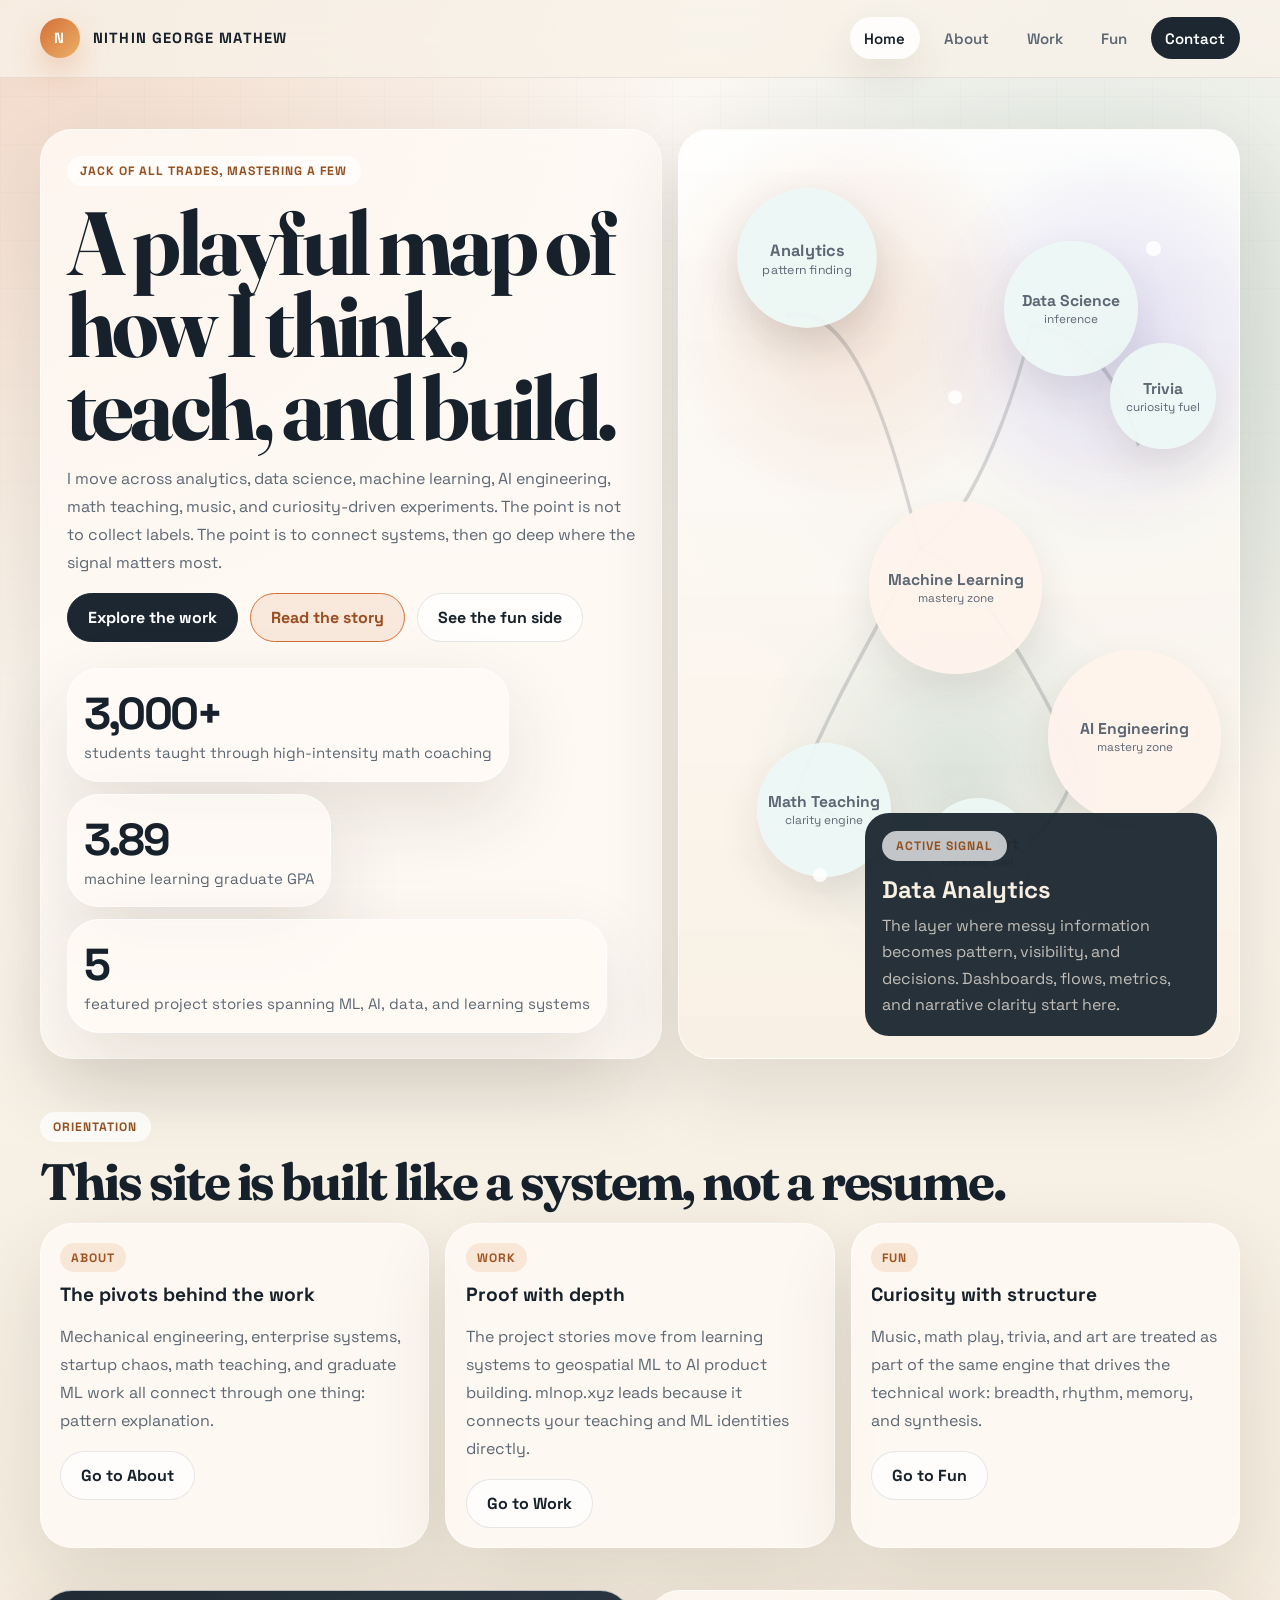
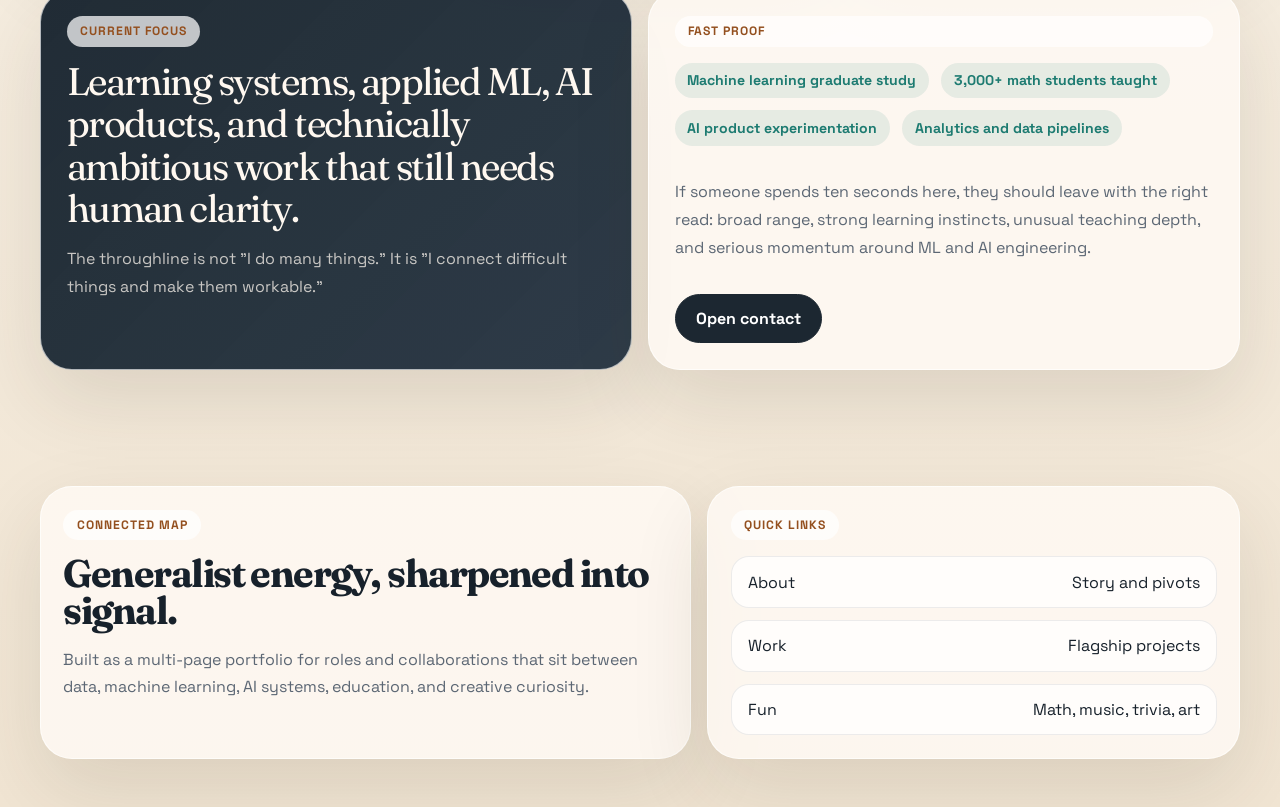
<file: index.html>
<!DOCTYPE html>
<html lang="en">
<head>
    <meta charset="UTF-8">
    <meta name="viewport" content="width=device-width, initial-scale=1.0">
    <title>Nithin George Mathew | Connected Map</title>
    <meta name="description" content="Interactive portfolio of Nithin George Mathew across machine learning, AI engineering, math teaching, analytics, music, trivia, and art.">
    <link rel="preconnect" href="https://fonts.googleapis.com">
    <link rel="preconnect" href="https://fonts.gstatic.com" crossorigin>
    <link href="https://fonts.googleapis.com/css2?family=Fraunces:opsz,wght@9..144,600;9..144,700&family=Space+Grotesk:wght@400;500;700&display=swap" rel="stylesheet">
    <link rel="stylesheet" href="styles.css">
</head>
<body data-page="home">
    <div data-site-header></div>
    <main class="site-main">
        <section class="page-hero">
            <div class="page-shell hero-grid">
                <article class="hero-copy reveal">
                    <span class="eyebrow">Jack of all trades, mastering a few</span>
                    <h1 class="hero-title">A playful map of how I think, teach, and build.</h1>
                    <p class="hero-lead">
                        I move across analytics, data science, machine learning, AI engineering, math teaching, music, and curiosity-driven experiments. The point is not to collect labels. The point is to connect systems, then go deep where the signal matters most.
                    </p>
                    <div class="hero-actions">
                        <a class="button button-primary" href="work.html">Explore the work</a>
                        <a class="button button-accent" href="about.html">Read the story</a>
                        <a class="button" href="fun.html">See the fun side</a>
                    </div>
                    <div class="stat-row three-grid">
                        <article class="metric-card">
                            <div class="metric-value">3,000+</div>
                            <div class="metric-label">students taught through high-intensity math coaching</div>
                        </article>
                        <article class="metric-card">
                            <div class="metric-value">3.89</div>
                            <div class="metric-label">machine learning graduate GPA</div>
                        </article>
                        <article class="metric-card">
                            <div class="metric-value">5</div>
                            <div class="metric-label">featured project stories spanning ML, AI, data, and learning systems</div>
                        </article>
                    </div>
                </article>

                <section class="map-stage reveal" aria-label="Connected map of skills and interests">
                    <div class="map-lines" aria-hidden="true">
                        <svg viewBox="0 0 100 100" preserveAspectRatio="none">
                            <path d="M19 20 C31 18, 38 33, 43 45" stroke="rgba(23,33,43,0.16)" stroke-width="0.55" fill="none"/>
                            <path d="M43 45 C51 43, 59 31, 63 21" stroke="rgba(23,33,43,0.16)" stroke-width="0.55" fill="none"/>
                            <path d="M43 45 C55 48, 65 61, 71 68" stroke="rgba(23,33,43,0.16)" stroke-width="0.55" fill="none"/>
                            <path d="M21 71 C28 61, 34 55, 43 45" stroke="rgba(23,33,43,0.16)" stroke-width="0.55" fill="none"/>
                            <path d="M21 71 C33 77, 45 78, 53 80" stroke="rgba(23,33,43,0.16)" stroke-width="0.55" fill="none"/>
                            <path d="M53 80 C62 78, 69 74, 71 68" stroke="rgba(23,33,43,0.16)" stroke-width="0.55" fill="none"/>
                            <path d="M63 21 C73 22, 79 27, 82 34" stroke="rgba(23,33,43,0.16)" stroke-width="0.55" fill="none"/>
                        </svg>
                    </div>
                    <button class="map-node map-node-1" type="button" data-size="md" data-tone="signal" data-map-node data-title="Data Analytics" data-copy="The layer where messy information becomes pattern, visibility, and decisions. Dashboards, flows, metrics, and narrative clarity start here.">
                        <span><strong>Analytics</strong><span>pattern finding</span></span>
                    </button>
                    <button class="map-node map-node-2" type="button" data-size="md" data-tone="signal" data-map-node data-title="Data Science" data-copy="The investigation zone: framing questions, exploring structure, testing assumptions, and turning evidence into models or explanations.">
                        <span><strong>Data Science</strong><span>inference</span></span>
                    </button>
                    <button class="map-node map-node-3" type="button" data-size="lg" data-tone="core" data-map-node data-title="Machine Learning" data-copy="One of the mastery zones. This is where theory, experimentation, and disciplined study come together for me most strongly.">
                        <span><strong>Machine Learning</strong><span>mastery zone</span></span>
                    </button>
                    <button class="map-node map-node-4" type="button" data-size="lg" data-tone="core" data-map-node data-title="AI Engineering" data-copy="The second mastery zone. Models matter, but orchestration, interfaces, and useful systems matter too. I care about shipping the full experience.">
                        <span><strong>AI Engineering</strong><span>mastery zone</span></span>
                    </button>
                    <button class="map-node map-node-5" type="button" data-size="md" data-tone="signal" data-map-node data-title="Math Teaching" data-copy="This is not side history. Teaching math to thousands of students shaped how I explain abstraction, design learning paths, and make hard ideas usable.">
                        <span><strong>Math Teaching</strong><span>clarity engine</span></span>
                    </button>
                    <button class="map-node map-node-6" type="button" data-size="sm" data-tone="signal" data-map-node data-title="Music + Art" data-copy="Music and creative interests sharpen rhythm, feel, timing, and visual intuition. They show up in how I pace and present technical ideas.">
                        <span><strong>Music / Art</strong><span>creative fuel</span></span>
                    </button>
                    <button class="map-node map-node-7" type="button" data-size="sm" data-tone="signal" data-map-node data-title="Trivia + Curiosity" data-copy="Trivia is broad recall with delight. It reflects the part of me that loves connections, hidden facts, and lateral jumps between domains.">
                        <span><strong>Trivia</strong><span>curiosity fuel</span></span>
                    </button>
                    <span class="orbit-dot orbit-1" aria-hidden="true"></span>
                    <span class="orbit-dot orbit-2" aria-hidden="true"></span>
                    <span class="orbit-dot orbit-3" aria-hidden="true"></span>
                    <div class="map-preview">
                        <span class="section-label">Active Signal</span>
                        <h2 style="margin:0.8rem 0 0;" data-map-title>Machine Learning</h2>
                        <p data-map-copy></p>
                    </div>
                </section>
            </div>
        </section>

        <section class="section">
            <div class="page-shell">
                <div class="section-head reveal">
                    <div>
                        <span class="section-label">Orientation</span>
                        <h2 class="section-title">This site is built like a system, not a resume.</h2>
                    </div>
                </div>
                <div class="three-grid">
                    <article class="signal-card reveal">
                        <span class="project-badge">About</span>
                        <h3>The pivots behind the work</h3>
                        <p class="card-copy">Mechanical engineering, enterprise systems, startup chaos, math teaching, and graduate ML work all connect through one thing: pattern explanation.</p>
                        <a class="button" href="about.html">Go to About</a>
                    </article>
                    <article class="signal-card reveal">
                        <span class="project-badge">Work</span>
                        <h3>Proof with depth</h3>
                        <p class="card-copy">The project stories move from learning systems to geospatial ML to AI product building. mlnop.xyz leads because it connects your teaching and ML identities directly.</p>
                        <a class="button" href="work.html">Go to Work</a>
                    </article>
                    <article class="signal-card reveal">
                        <span class="project-badge">Fun</span>
                        <h3>Curiosity with structure</h3>
                        <p class="card-copy">Music, math play, trivia, and art are treated as part of the same engine that drives the technical work: breadth, rhythm, memory, and synthesis.</p>
                        <a class="button" href="fun.html">Go to Fun</a>
                    </article>
                </div>
            </div>
        </section>

        <section class="section">
            <div class="page-shell split-grid">
                <article class="quote-band reveal">
                    <span class="section-label">Current Focus</span>
                    <p class="quote-line">Learning systems, applied ML, AI products, and technically ambitious work that still needs human clarity.</p>
                    <p class="supporting-copy">The throughline is not "I do many things." It is "I connect difficult things and make them workable."</p>
                </article>
                <article class="story-panel reveal">
                    <span class="section-label">Fast Proof</span>
                    <div class="chip-row">
                        <span class="chip">Machine learning graduate study</span>
                        <span class="chip">3,000+ math students taught</span>
                        <span class="chip">AI product experimentation</span>
                        <span class="chip">Analytics and data pipelines</span>
                    </div>
                    <p class="body-copy">If someone spends ten seconds here, they should leave with the right read: broad range, strong learning instincts, unusual teaching depth, and serious momentum around ML and AI engineering.</p>
                    <div class="button-row">
                        <button class="button button-primary" type="button" data-contact-open>Open contact</button>
                    </div>
                </article>
            </div>
        </section>
    </main>
    <div data-site-footer></div>
    <script src="site.js"></script>
</body>
</html>
</file>
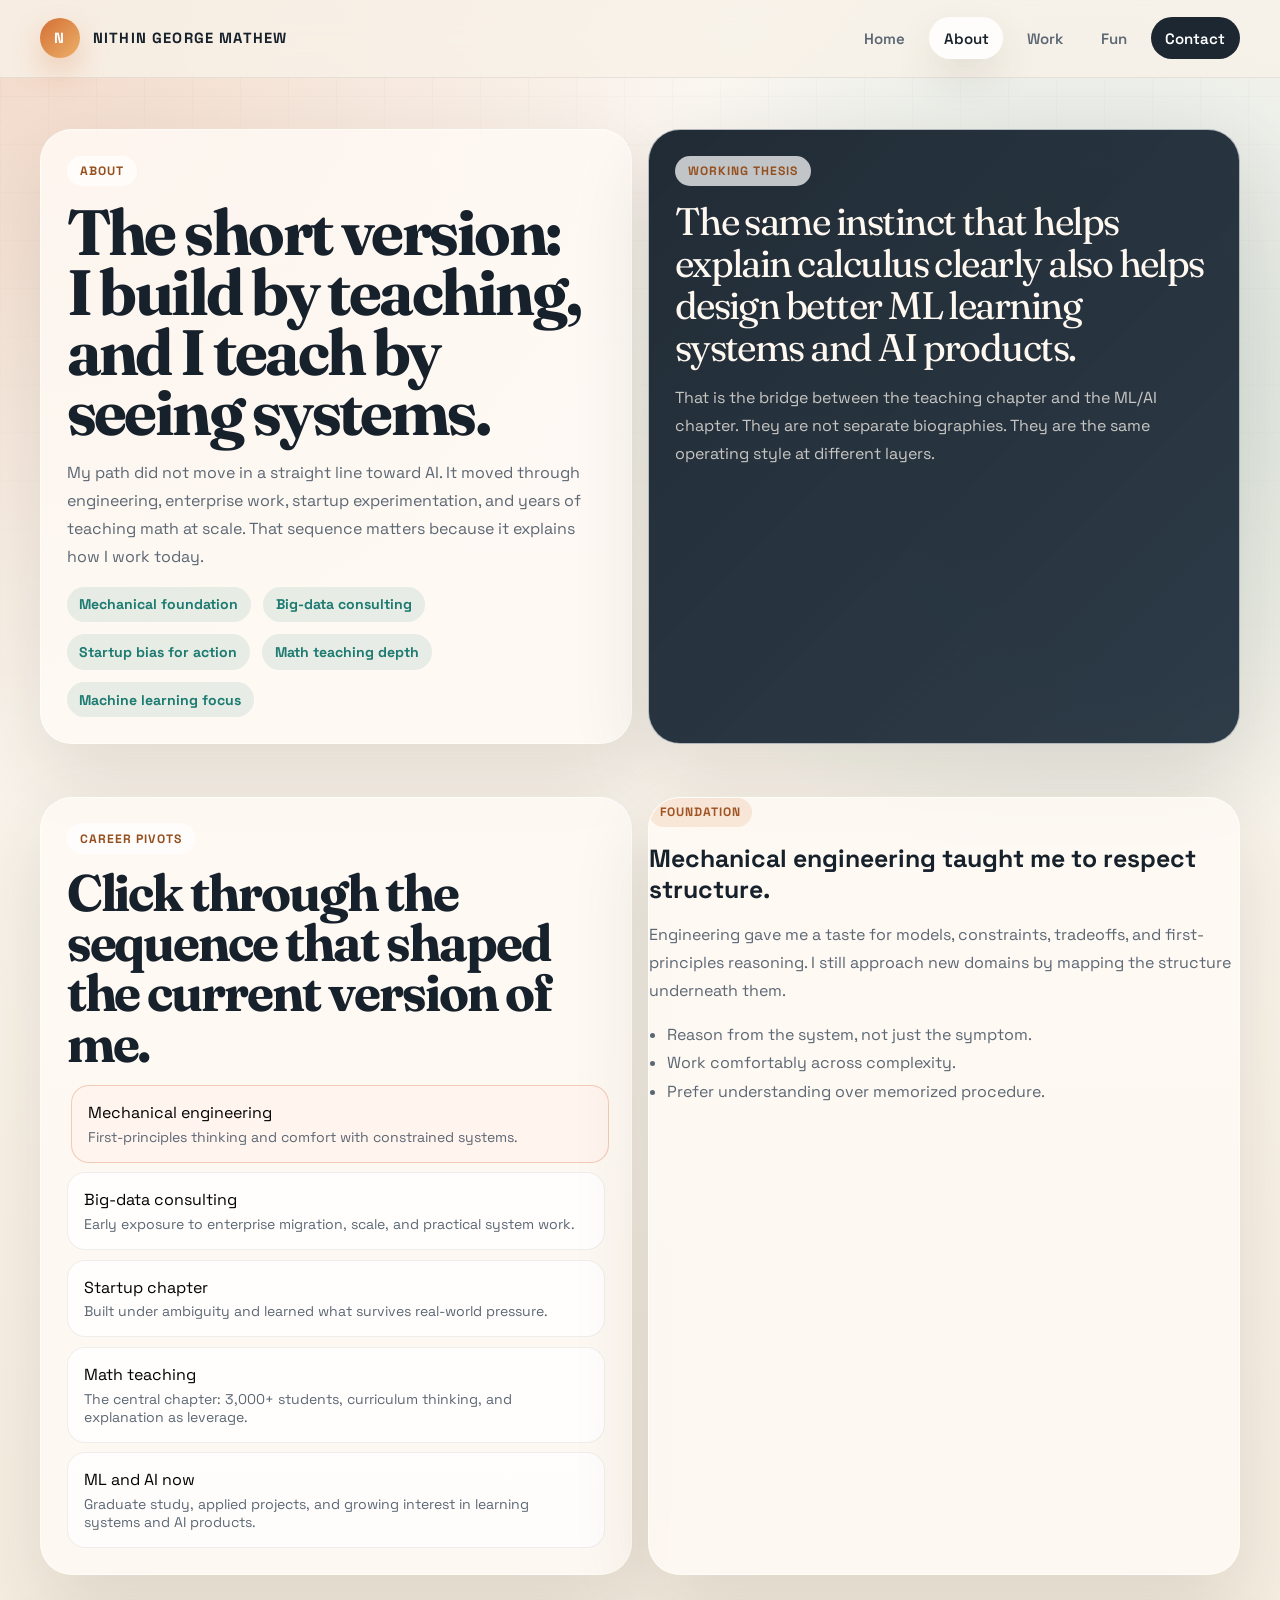
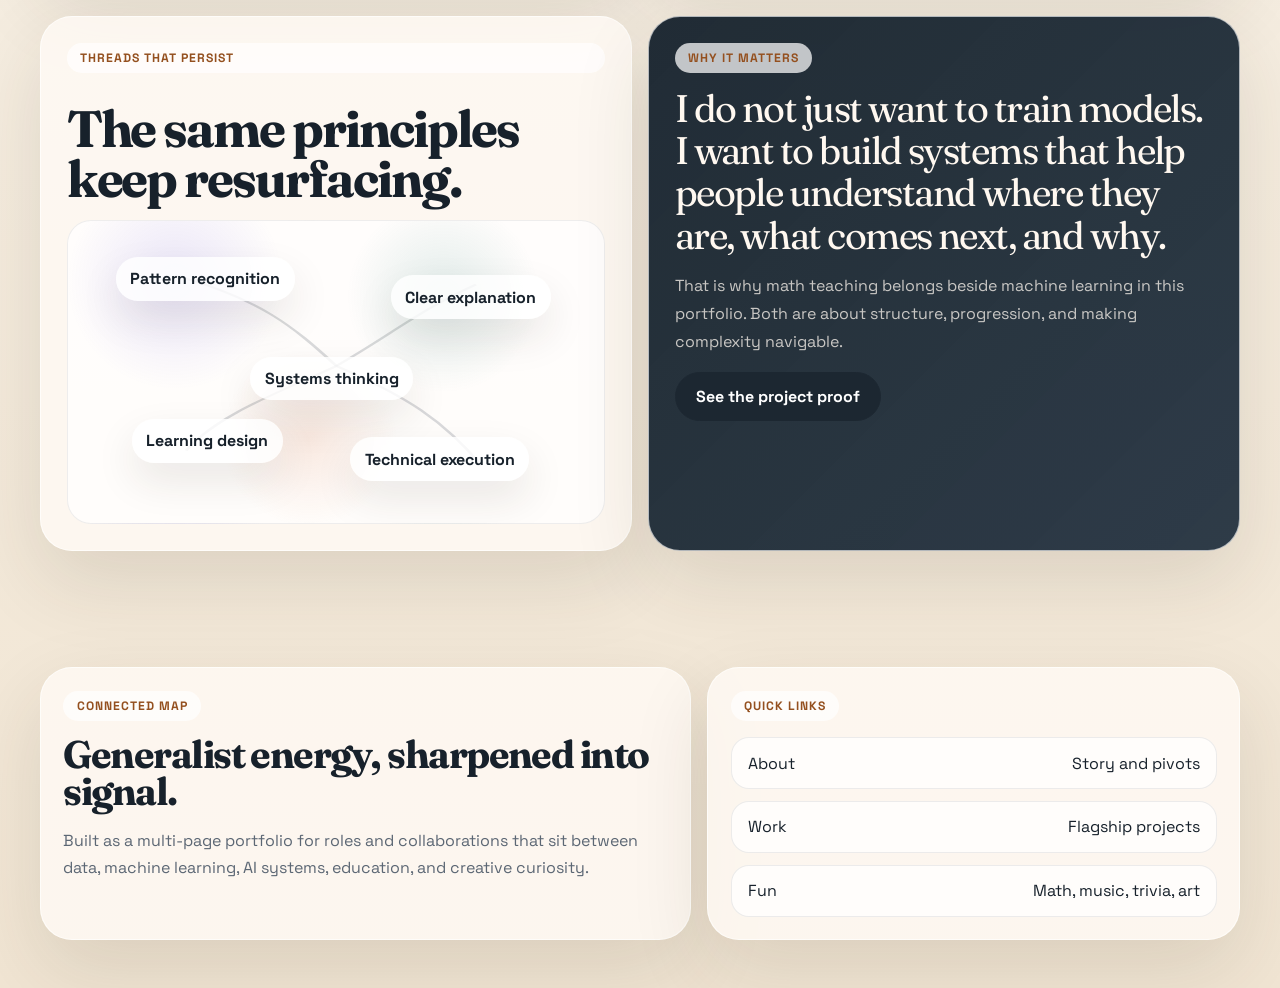
<file: about.html>
<!DOCTYPE html>
<html lang="en">
<head>
    <meta charset="UTF-8">
    <meta name="viewport" content="width=device-width, initial-scale=1.0">
    <title>About | Nithin George Mathew</title>
    <meta name="description" content="Interactive story of Nithin George Mathew: engineering, math teaching, machine learning, and AI systems.">
    <link rel="preconnect" href="https://fonts.googleapis.com">
    <link rel="preconnect" href="https://fonts.gstatic.com" crossorigin>
    <link href="https://fonts.googleapis.com/css2?family=Fraunces:opsz,wght@9..144,600;9..144,700&family=Space+Grotesk:wght@400;500;700&display=swap" rel="stylesheet">
    <link rel="stylesheet" href="styles.css">
</head>
<body data-page="about">
    <div data-site-header></div>
    <main class="site-main">
        <section class="page-hero">
            <div class="page-shell split-grid">
                <article class="hero-copy reveal">
                    <span class="eyebrow">About</span>
                    <h1 class="page-title">The short version: I build by teaching, and I teach by seeing systems.</h1>
                    <p class="hero-lead">My path did not move in a straight line toward AI. It moved through engineering, enterprise work, startup experimentation, and years of teaching math at scale. That sequence matters because it explains how I work today.</p>
                    <div class="chip-row">
                        <span class="chip">Mechanical foundation</span>
                        <span class="chip">Big-data consulting</span>
                        <span class="chip">Startup bias for action</span>
                        <span class="chip">Math teaching depth</span>
                        <span class="chip">Machine learning focus</span>
                    </div>
                </article>
                <article class="quote-band reveal">
                    <span class="section-label">Working Thesis</span>
                    <p class="quote-line">The same instinct that helps explain calculus clearly also helps design better ML learning systems and AI products.</p>
                    <p class="supporting-copy">That is the bridge between the teaching chapter and the ML/AI chapter. They are not separate biographies. They are the same operating style at different layers.</p>
                </article>
            </div>
        </section>

        <section class="section">
            <div class="page-shell split-grid">
                <article class="story-panel reveal" data-story-tabs>
                    <div>
                        <span class="section-label">Career Pivots</span>
                        <h2 class="section-title">Click through the sequence that shaped the current version of me.</h2>
                    </div>
                    <div class="story-tabs">
                        <button class="story-tab" type="button" data-story-target="engineering">
                            Mechanical engineering
                            <span>First-principles thinking and comfort with constrained systems.</span>
                        </button>
                        <button class="story-tab" type="button" data-story-target="consulting">
                            Big-data consulting
                            <span>Early exposure to enterprise migration, scale, and practical system work.</span>
                        </button>
                        <button class="story-tab" type="button" data-story-target="startup">
                            Startup chapter
                            <span>Built under ambiguity and learned what survives real-world pressure.</span>
                        </button>
                        <button class="story-tab" type="button" data-story-target="teaching">
                            Math teaching
                            <span>The central chapter: 3,000+ students, curriculum thinking, and explanation as leverage.</span>
                        </button>
                        <button class="story-tab" type="button" data-story-target="ml">
                            ML and AI now
                            <span>Graduate study, applied projects, and growing interest in learning systems and AI products.</span>
                        </button>
                    </div>
                </article>

                <article class="story-panel story-display reveal">
                    <section class="story-card" data-story-card="engineering">
                        <span class="project-badge">Foundation</span>
                        <h3>Mechanical engineering taught me to respect structure.</h3>
                        <p class="body-copy">Engineering gave me a taste for models, constraints, tradeoffs, and first-principles reasoning. I still approach new domains by mapping the structure underneath them.</p>
                        <ul>
                            <li>Reason from the system, not just the symptom.</li>
                            <li>Work comfortably across complexity.</li>
                            <li>Prefer understanding over memorized procedure.</li>
                        </ul>
                    </section>
                    <section class="story-card" data-story-card="consulting">
                        <span class="project-badge">Enterprise Systems</span>
                        <h3>Consulting taught me the unglamorous work of making complex systems useful.</h3>
                        <p class="body-copy">At Capgemini I worked around big-data migration. It was an early lesson in scale, operational structure, and why elegant ideas still need practical execution.</p>
                        <ul>
                            <li>Systems are only good if people can actually use them.</li>
                            <li>Infrastructure and transitions matter, not just outcomes.</li>
                            <li>Complexity needs translation.</li>
                        </ul>
                    </section>
                    <section class="story-card" data-story-card="startup">
                        <span class="project-badge">Startup Energy</span>
                        <h3>Gulpp taught me to move when the map is incomplete.</h3>
                        <p class="body-copy">The startup chapter mattered because it turned ideas into pressure-tested decisions. It made speed, iteration, and ambiguity tolerance part of my toolkit.</p>
                        <ul>
                            <li>Ship before certainty arrives.</li>
                            <li>Learn from market feedback, not just internal logic.</li>
                            <li>Be comfortable wearing multiple hats without losing standards.</li>
                        </ul>
                    </section>
                    <section class="story-card" data-story-card="teaching">
                        <span class="project-badge">Central Chapter</span>
                        <h3>Teaching math to 3,000+ students changed the way I think about knowledge.</h3>
                        <p class="body-copy">This is not a detour. It is where communication became a technical asset. Teaching forced me to diagnose conceptual gaps, sequence learning, build curriculum, and explain difficult abstractions with precision.</p>
                        <ul>
                            <li>Pattern explanation became second nature.</li>
                            <li>I learned to design for different starting points.</li>
                            <li>Curriculum thinking now shapes how I think about ML learning systems.</li>
                        </ul>
                    </section>
                    <section class="story-card" data-story-card="ml">
                        <span class="project-badge">Current Focus</span>
                        <h3>Machine learning and AI engineering are where the earlier chapters converge.</h3>
                        <p class="body-copy">Graduate study in machine learning gave formal depth to instincts I had already been building. Now I care about applied ML, AI systems, and products that reduce confusion instead of adding to it.</p>
                        <ul>
                            <li>Machine learning is a mastery zone.</li>
                            <li>AI engineering lets me build the full experience, not just a model.</li>
                            <li>Learning systems like mlnop.xyz connect everything I have done so far.</li>
                        </ul>
                    </section>
                </article>
            </div>
        </section>

        <section class="section">
            <div class="page-shell split-grid">
                <article class="timeline-panel reveal">
                    <span class="section-label">Threads That Persist</span>
                    <h2 class="section-title">The same principles keep resurfacing.</h2>
                    <div class="thread-map">
                        <svg viewBox="0 0 100 100" preserveAspectRatio="none" aria-hidden="true">
                            <path d="M20 18 C36 26, 42 35, 50 48" stroke="rgba(23,33,43,0.16)" stroke-width="0.6" fill="none"/>
                            <path d="M76 21 C66 29, 59 39, 50 48" stroke="rgba(23,33,43,0.16)" stroke-width="0.6" fill="none"/>
                            <path d="M50 48 C39 57, 28 64, 22 76" stroke="rgba(23,33,43,0.16)" stroke-width="0.6" fill="none"/>
                            <path d="M50 48 C63 58, 70 66, 77 81" stroke="rgba(23,33,43,0.16)" stroke-width="0.6" fill="none"/>
                        </svg>
                        <span class="thread-pill thread-1">Pattern recognition</span>
                        <span class="thread-pill thread-2">Clear explanation</span>
                        <span class="thread-pill thread-3">Systems thinking</span>
                        <span class="thread-pill thread-4">Learning design</span>
                        <span class="thread-pill thread-5">Technical execution</span>
                    </div>
                </article>
                <article class="quote-band reveal">
                    <span class="section-label">Why It Matters</span>
                    <p class="quote-line">I do not just want to train models. I want to build systems that help people understand where they are, what comes next, and why.</p>
                    <p class="supporting-copy">That is why math teaching belongs beside machine learning in this portfolio. Both are about structure, progression, and making complexity navigable.</p>
                    <div class="button-row">
                        <a class="button button-primary" href="work.html">See the project proof</a>
                    </div>
                </article>
            </div>
        </section>
    </main>
    <div data-site-footer></div>
    <script src="site.js"></script>
</body>
</html>
</file>
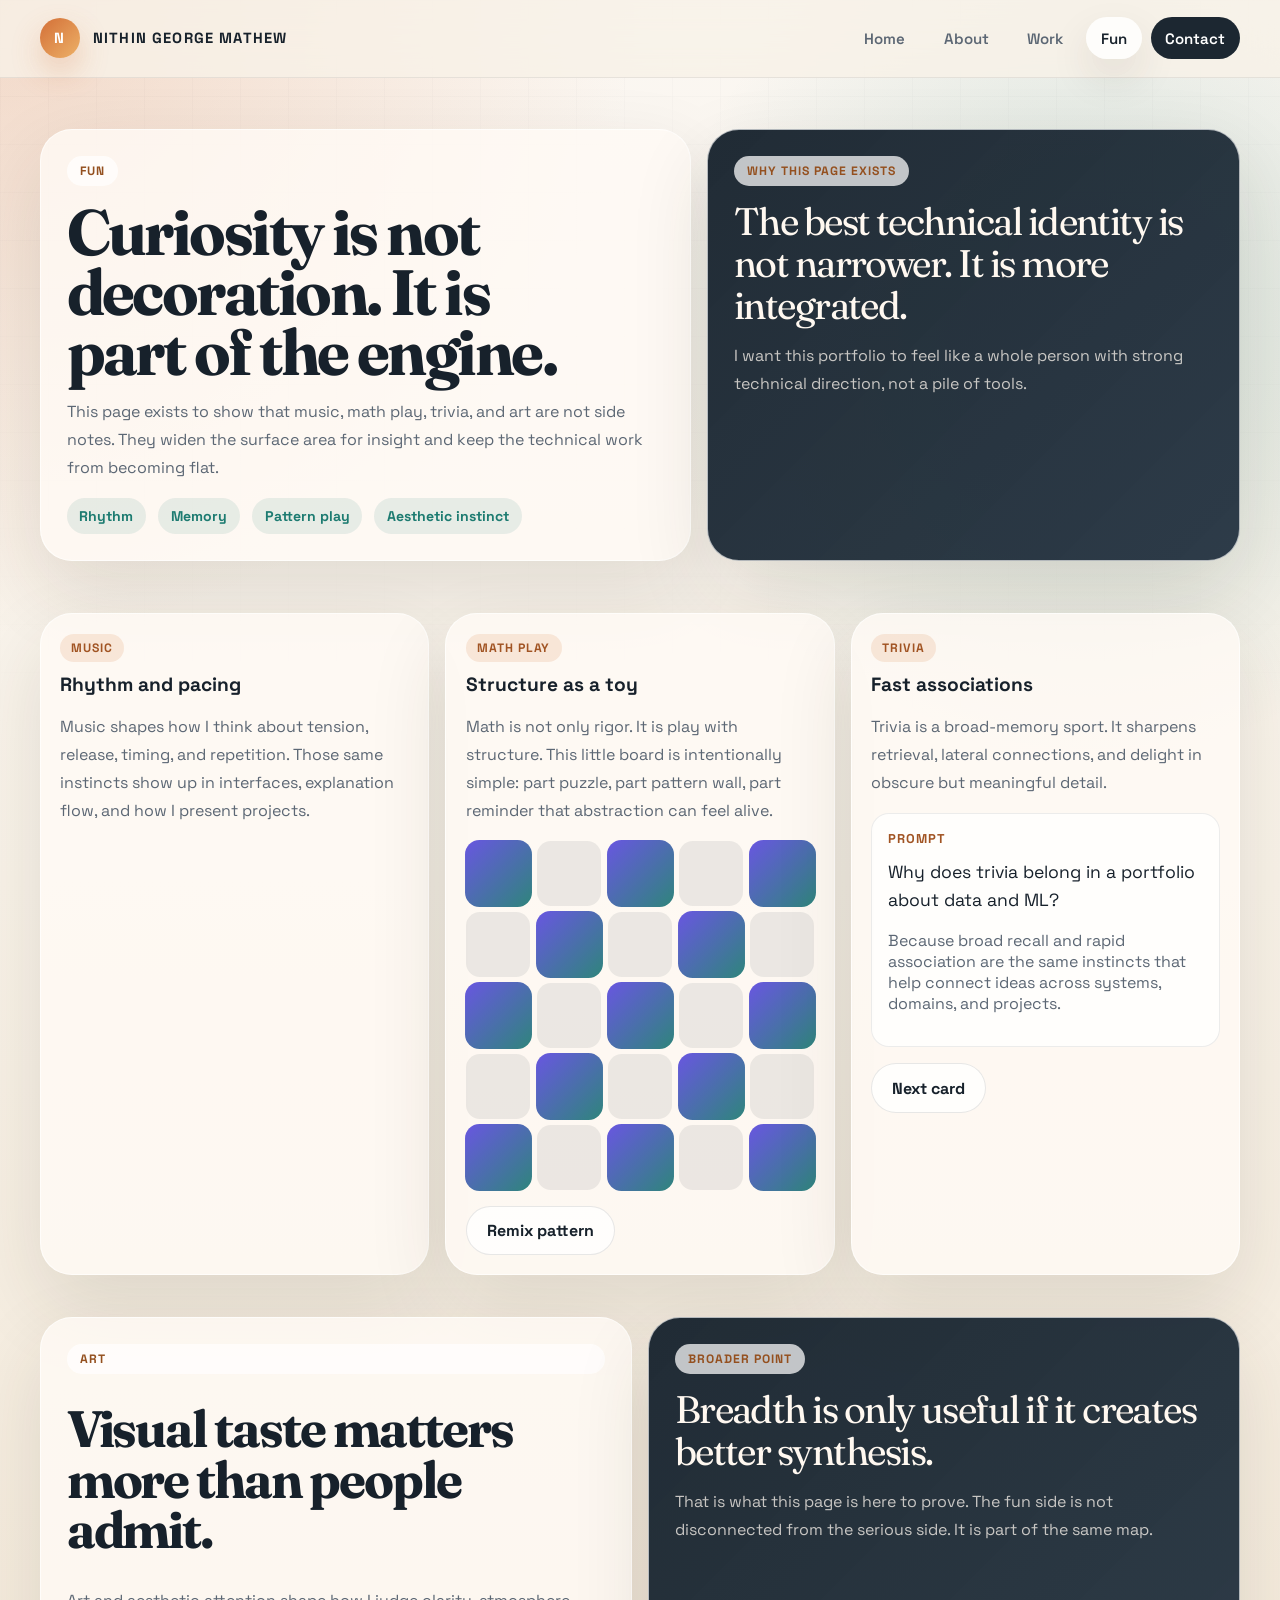
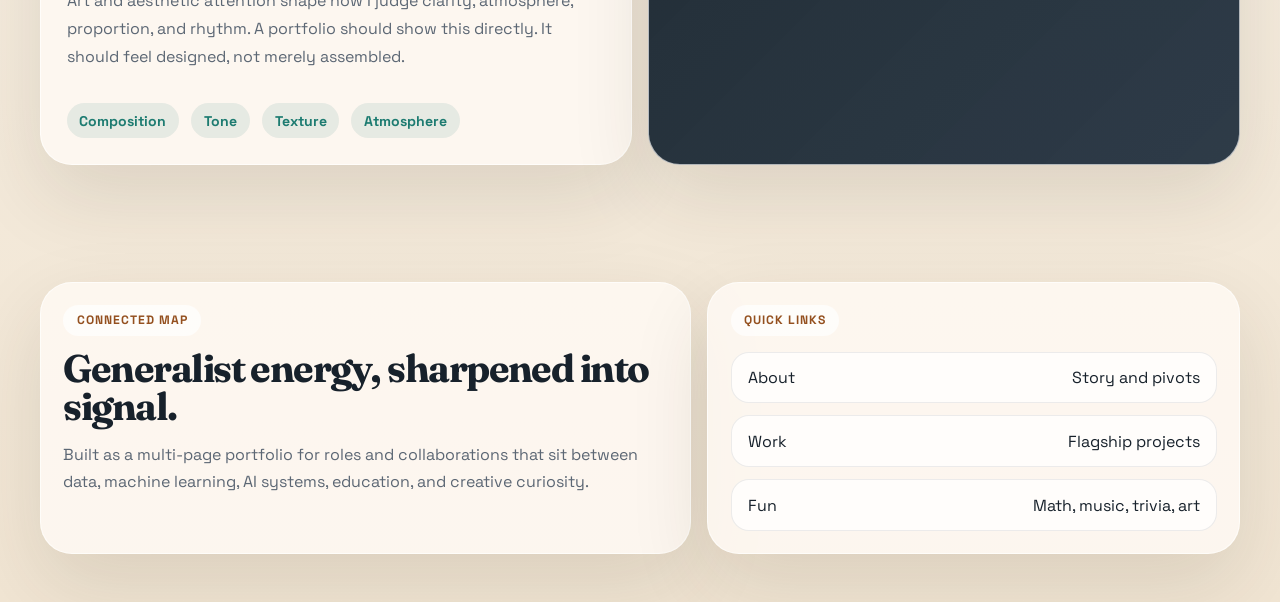
<file: fun.html>
<!DOCTYPE html>
<html lang="en">
<head>
    <meta charset="UTF-8">
    <meta name="viewport" content="width=device-width, initial-scale=1.0">
    <title>Fun | Nithin George Mathew</title>
    <meta name="description" content="The fun side of Nithin George Mathew: music, math play, trivia, art, and curiosity as part of the same thinking system.">
    <link rel="preconnect" href="https://fonts.googleapis.com">
    <link rel="preconnect" href="https://fonts.gstatic.com" crossorigin>
    <link href="https://fonts.googleapis.com/css2?family=Fraunces:opsz,wght@9..144,600;9..144,700&family=Space+Grotesk:wght@400;500;700&display=swap" rel="stylesheet">
    <link rel="stylesheet" href="styles.css">
</head>
<body data-page="fun">
    <div data-site-header></div>
    <main class="site-main">
        <section class="page-hero">
            <div class="page-shell fun-hero">
                <article class="hero-copy reveal">
                    <span class="eyebrow">Fun</span>
                    <h1 class="page-title">Curiosity is not decoration. It is part of the engine.</h1>
                    <p class="hero-lead">This page exists to show that music, math play, trivia, and art are not side notes. They widen the surface area for insight and keep the technical work from becoming flat.</p>
                    <div class="chip-row">
                        <span class="chip">Rhythm</span>
                        <span class="chip">Memory</span>
                        <span class="chip">Pattern play</span>
                        <span class="chip">Aesthetic instinct</span>
                    </div>
                </article>
                <article class="quote-band reveal">
                    <span class="section-label">Why This Page Exists</span>
                    <p class="quote-line">The best technical identity is not narrower. It is more integrated.</p>
                    <p class="supporting-copy">I want this portfolio to feel like a whole person with strong technical direction, not a pile of tools.</p>
                </article>
            </div>
        </section>

        <section class="section">
            <div class="page-shell three-grid">
                <article class="fun-card reveal">
                    <span class="project-badge">Music</span>
                    <h3>Rhythm and pacing</h3>
                    <p class="card-copy">Music shapes how I think about tension, release, timing, and repetition. Those same instincts show up in interfaces, explanation flow, and how I present projects.</p>
                    <div class="equalizer" aria-hidden="true">
                        <span></span><span></span><span></span><span></span><span></span><span></span>
                    </div>
                </article>
                <article class="fun-card reveal">
                    <span class="project-badge">Math Play</span>
                    <h3>Structure as a toy</h3>
                    <p class="card-copy">Math is not only rigor. It is play with structure. This little board is intentionally simple: part puzzle, part pattern wall, part reminder that abstraction can feel alive.</p>
                    <div class="pattern-board" data-pattern-board>
                        <button class="pattern-cell" type="button"></button><button class="pattern-cell" type="button"></button><button class="pattern-cell" type="button"></button><button class="pattern-cell" type="button"></button><button class="pattern-cell" type="button"></button>
                        <button class="pattern-cell" type="button"></button><button class="pattern-cell" type="button"></button><button class="pattern-cell" type="button"></button><button class="pattern-cell" type="button"></button><button class="pattern-cell" type="button"></button>
                        <button class="pattern-cell" type="button"></button><button class="pattern-cell" type="button"></button><button class="pattern-cell" type="button"></button><button class="pattern-cell" type="button"></button><button class="pattern-cell" type="button"></button>
                        <button class="pattern-cell" type="button"></button><button class="pattern-cell" type="button"></button><button class="pattern-cell" type="button"></button><button class="pattern-cell" type="button"></button><button class="pattern-cell" type="button"></button>
                        <button class="pattern-cell" type="button"></button><button class="pattern-cell" type="button"></button><button class="pattern-cell" type="button"></button><button class="pattern-cell" type="button"></button><button class="pattern-cell" type="button"></button>
                    </div>
                    <div class="pattern-actions">
                        <button class="button" type="button" data-pattern-remix>Remix pattern</button>
                    </div>
                </article>
                <article class="fun-card reveal">
                    <span class="project-badge">Trivia</span>
                    <h3>Fast associations</h3>
                    <p class="card-copy">Trivia is a broad-memory sport. It sharpens retrieval, lateral connections, and delight in obscure but meaningful detail.</p>
                    <div class="trivia-card">
                        <div class="trivia-label">Prompt</div>
                        <p class="trivia-question" data-trivia-question></p>
                        <p class="trivia-answer" data-trivia-answer></p>
                    </div>
                    <div class="pattern-actions">
                        <button class="button" type="button" data-trivia-next>Next card</button>
                    </div>
                </article>
            </div>
        </section>

        <section class="section">
            <div class="page-shell split-grid">
                <article class="story-panel reveal">
                    <span class="section-label">Art</span>
                    <h2 class="section-title">Visual taste matters more than people admit.</h2>
                    <p class="body-copy">Art and aesthetic attention shape how I judge clarity, atmosphere, proportion, and rhythm. A portfolio should show this directly. It should feel designed, not merely assembled.</p>
                    <div class="chip-row">
                        <span class="chip">Composition</span>
                        <span class="chip">Tone</span>
                        <span class="chip">Texture</span>
                        <span class="chip">Atmosphere</span>
                    </div>
                </article>
                <article class="quote-band reveal">
                    <span class="section-label">Broader Point</span>
                    <p class="quote-line">Breadth is only useful if it creates better synthesis.</p>
                    <p class="supporting-copy">That is what this page is here to prove. The fun side is not disconnected from the serious side. It is part of the same map.</p>
                </article>
            </div>
        </section>
    </main>
    <div data-site-footer></div>
    <script src="site.js"></script>
</body>
</html>
</file>
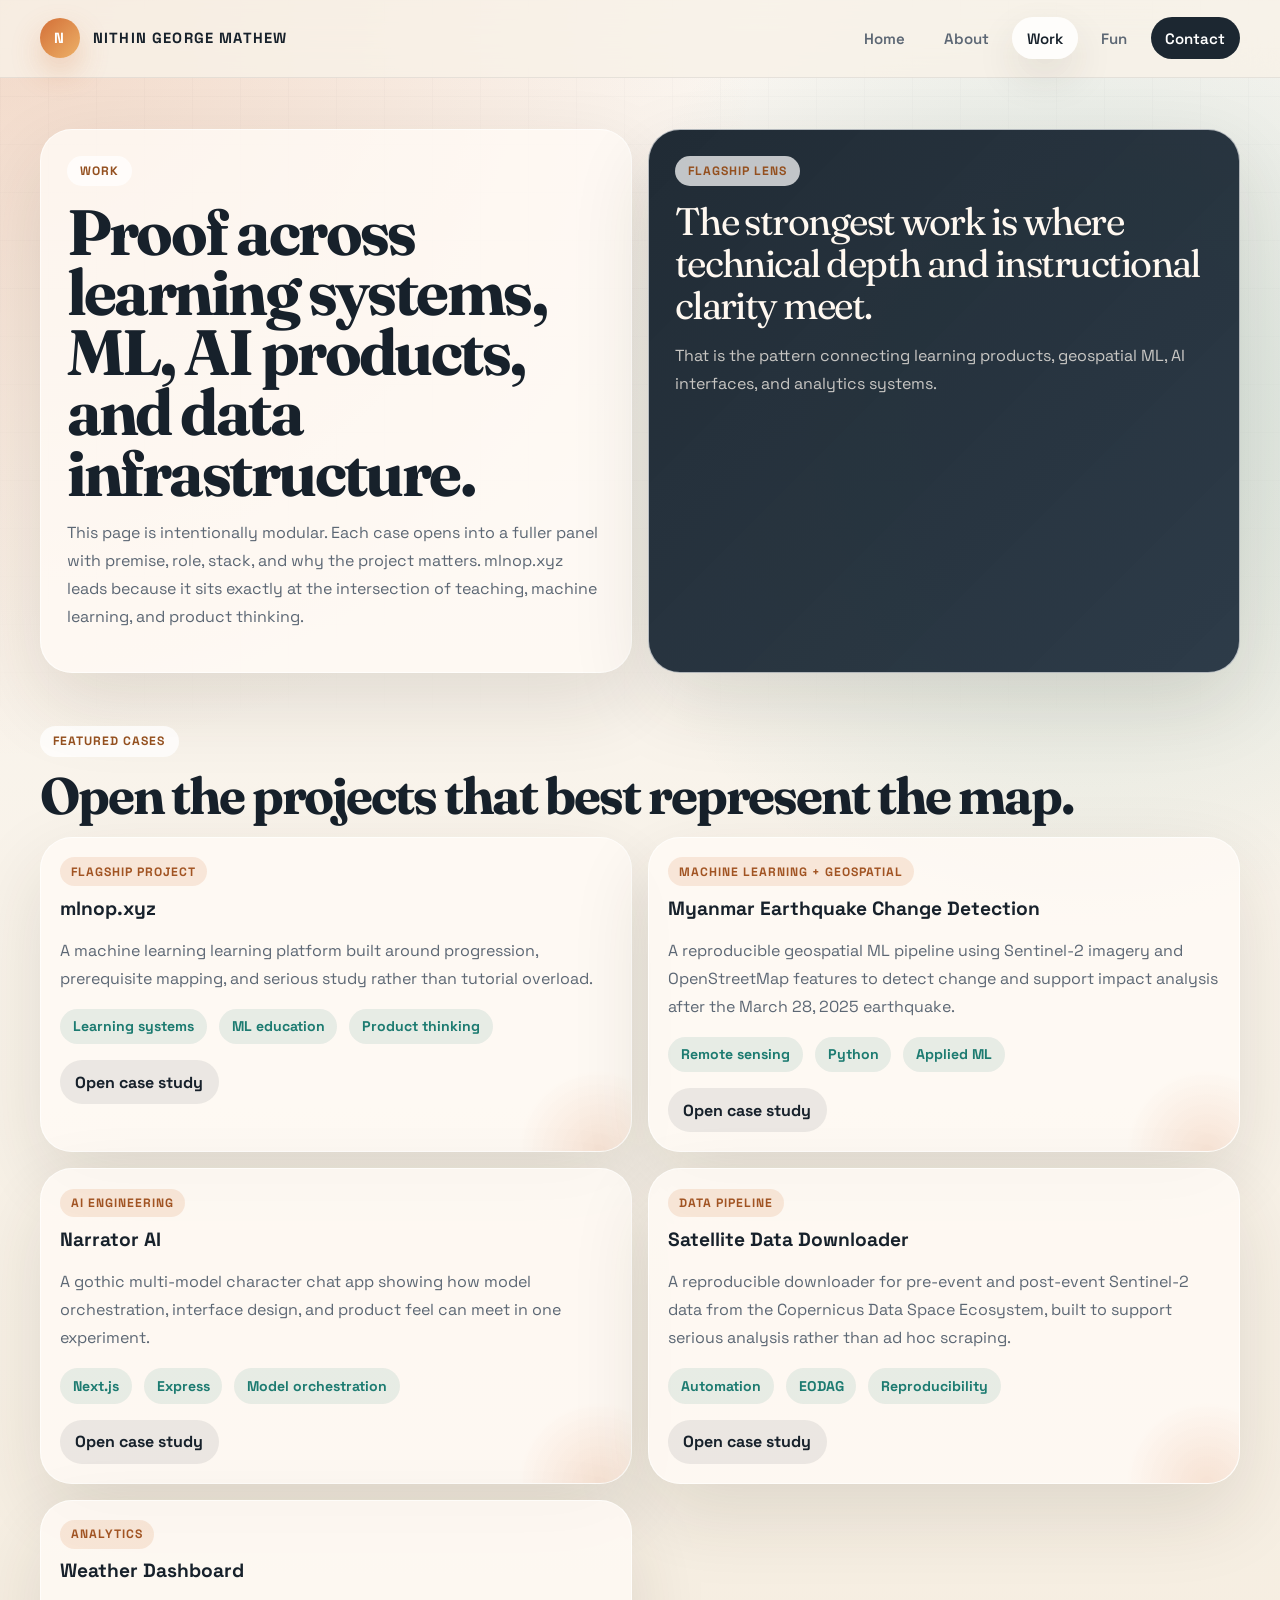
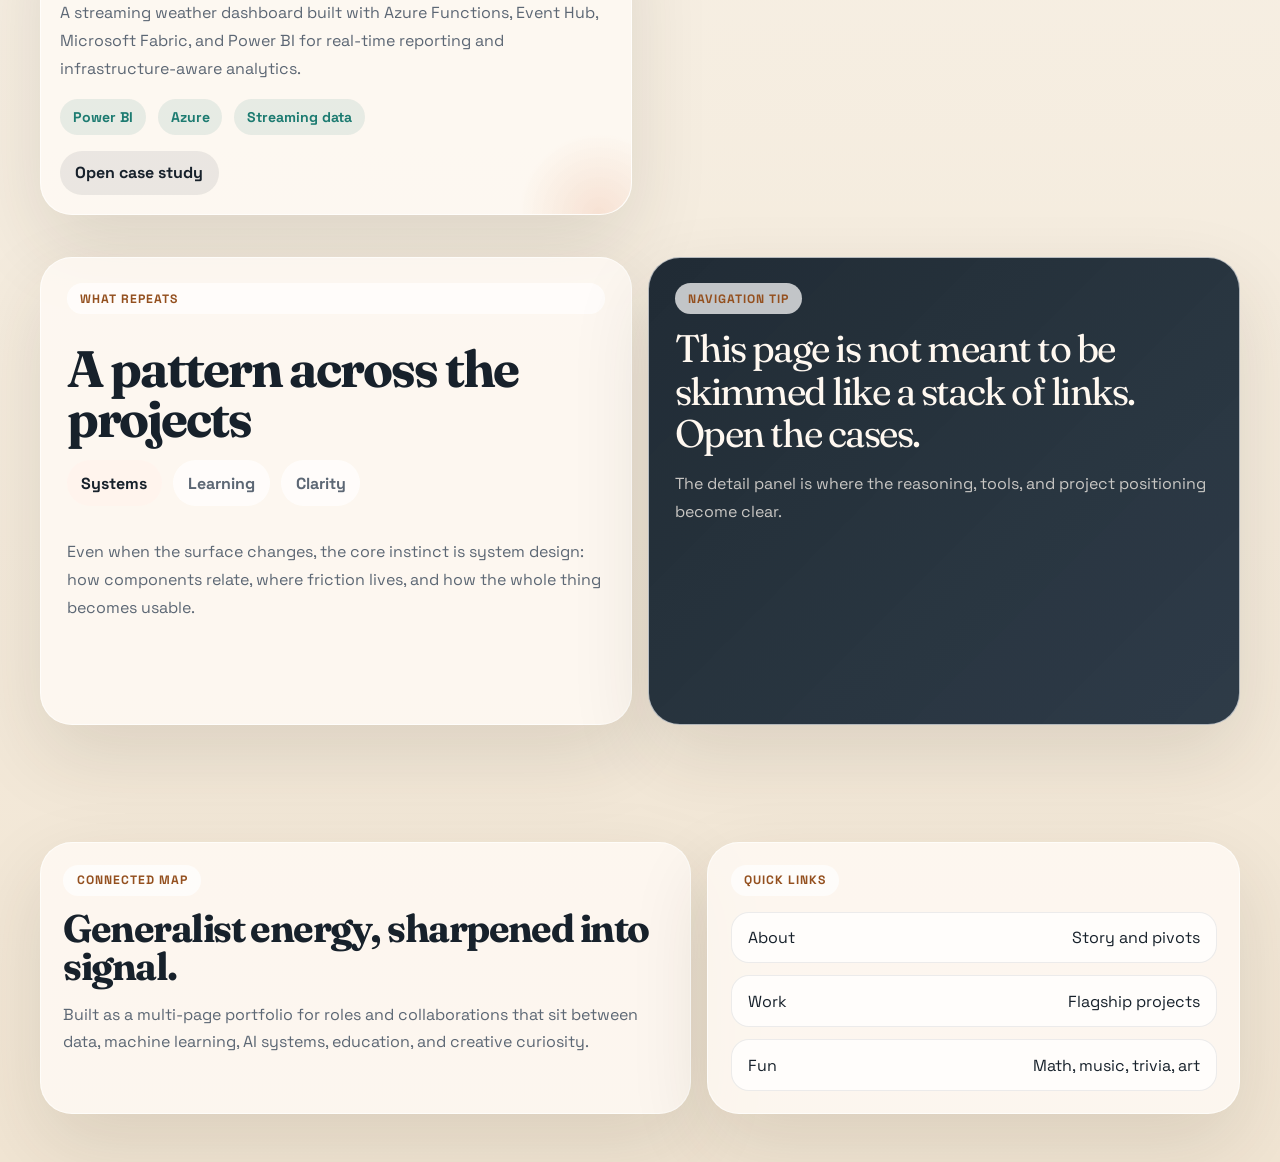
<file: work.html>
<!DOCTYPE html>
<html lang="en">
<head>
    <meta charset="UTF-8">
    <meta name="viewport" content="width=device-width, initial-scale=1.0">
    <title>Work | Nithin George Mathew</title>
    <meta name="description" content="Selected work from Nithin George Mathew across learning systems, machine learning, AI engineering, analytics, and data pipelines.">
    <link rel="preconnect" href="https://fonts.googleapis.com">
    <link rel="preconnect" href="https://fonts.gstatic.com" crossorigin>
    <link href="https://fonts.googleapis.com/css2?family=Fraunces:opsz,wght@9..144,600;9..144,700&family=Space+Grotesk:wght@400;500;700&display=swap" rel="stylesheet">
    <link rel="stylesheet" href="styles.css">
</head>
<body data-page="work">
    <div data-site-header></div>
    <main class="site-main">
        <section class="page-hero">
            <div class="page-shell split-grid">
                <article class="hero-copy reveal">
                    <span class="eyebrow">Work</span>
                    <h1 class="page-title">Proof across learning systems, ML, AI products, and data infrastructure.</h1>
                    <p class="hero-lead">This page is intentionally modular. Each case opens into a fuller panel with premise, role, stack, and why the project matters. mlnop.xyz leads because it sits exactly at the intersection of teaching, machine learning, and product thinking.</p>
                </article>
                <article class="quote-band reveal">
                    <span class="section-label">Flagship Lens</span>
                    <p class="quote-line">The strongest work is where technical depth and instructional clarity meet.</p>
                    <p class="supporting-copy">That is the pattern connecting learning products, geospatial ML, AI interfaces, and analytics systems.</p>
                </article>
            </div>
        </section>

        <section class="section">
            <div class="page-shell">
                <div class="section-head reveal">
                    <div>
                        <span class="section-label">Featured Cases</span>
                        <h2 class="section-title">Open the projects that best represent the map.</h2>
                    </div>
                </div>
                <div class="project-grid">
                    <article class="project-card reveal">
                        <span class="project-badge">Flagship Project</span>
                        <h3>mlnop.xyz</h3>
                        <p class="card-copy">A machine learning learning platform built around progression, prerequisite mapping, and serious study rather than tutorial overload.</p>
                        <div class="project-meta">
                            <span class="chip">Learning systems</span>
                            <span class="chip">ML education</span>
                            <span class="chip">Product thinking</span>
                        </div>
                        <button class="project-open" type="button" data-case-open="case-mlnop">Open case study</button>
                    </article>

                    <article class="project-card reveal">
                        <span class="project-badge">Machine Learning + Geospatial</span>
                        <h3>Myanmar Earthquake Change Detection</h3>
                        <p class="card-copy">A reproducible geospatial ML pipeline using Sentinel-2 imagery and OpenStreetMap features to detect change and support impact analysis after the March 28, 2025 earthquake.</p>
                        <div class="project-meta">
                            <span class="chip">Remote sensing</span>
                            <span class="chip">Python</span>
                            <span class="chip">Applied ML</span>
                        </div>
                        <button class="project-open" type="button" data-case-open="case-earthquake">Open case study</button>
                    </article>

                    <article class="project-card reveal">
                        <span class="project-badge">AI Engineering</span>
                        <h3>Narrator AI</h3>
                        <p class="card-copy">A gothic multi-model character chat app showing how model orchestration, interface design, and product feel can meet in one experiment.</p>
                        <div class="project-meta">
                            <span class="chip">Next.js</span>
                            <span class="chip">Express</span>
                            <span class="chip">Model orchestration</span>
                        </div>
                        <button class="project-open" type="button" data-case-open="case-narrator">Open case study</button>
                    </article>

                    <article class="project-card reveal">
                        <span class="project-badge">Data Pipeline</span>
                        <h3>Satellite Data Downloader</h3>
                        <p class="card-copy">A reproducible downloader for pre-event and post-event Sentinel-2 data from the Copernicus Data Space Ecosystem, built to support serious analysis rather than ad hoc scraping.</p>
                        <div class="project-meta">
                            <span class="chip">Automation</span>
                            <span class="chip">EODAG</span>
                            <span class="chip">Reproducibility</span>
                        </div>
                        <button class="project-open" type="button" data-case-open="case-satellite">Open case study</button>
                    </article>

                    <article class="project-card reveal">
                        <span class="project-badge">Analytics</span>
                        <h3>Weather Dashboard</h3>
                        <p class="card-copy">A streaming weather dashboard built with Azure Functions, Event Hub, Microsoft Fabric, and Power BI for real-time reporting and infrastructure-aware analytics.</p>
                        <div class="project-meta">
                            <span class="chip">Power BI</span>
                            <span class="chip">Azure</span>
                            <span class="chip">Streaming data</span>
                        </div>
                        <button class="project-open" type="button" data-case-open="case-weather">Open case study</button>
                    </article>
                </div>
            </div>
        </section>

        <section class="section">
            <div class="page-shell split-grid">
                <article class="timeline-panel reveal">
                    <span class="section-label">What Repeats</span>
                    <h2 class="section-title">A pattern across the projects</h2>
                    <div class="timeline-link-row">
                        <button class="timeline-pivot" type="button" data-pivot-target="systems">Systems</button>
                        <button class="timeline-pivot" type="button" data-pivot-target="learning">Learning</button>
                        <button class="timeline-pivot" type="button" data-pivot-target="clarity">Clarity</button>
                    </div>
                    <div class="story-display" style="min-height: 11rem;">
                        <section class="story-card" data-pivot-card="systems">
                            <p class="body-copy">Even when the surface changes, the core instinct is system design: how components relate, where friction lives, and how the whole thing becomes usable.</p>
                        </section>
                        <section class="story-card" data-pivot-card="learning">
                            <p class="body-copy">Several projects are really about learning paths, prerequisites, and progression. That influence comes directly from years of teaching math.</p>
                        </section>
                        <section class="story-card" data-pivot-card="clarity">
                            <p class="body-copy">I care about the communication layer, not just the technical layer. Good work should help someone understand what is happening and what to do next.</p>
                        </section>
                    </div>
                </article>
                <article class="quote-band reveal">
                    <span class="section-label">Navigation Tip</span>
                    <p class="quote-line">This page is not meant to be skimmed like a stack of links. Open the cases.</p>
                    <p class="supporting-copy">The detail panel is where the reasoning, tools, and project positioning become clear.</p>
                </article>
            </div>
        </section>
    </main>

    <div class="case-overlay" aria-hidden="true" data-case-overlay>
        <div class="case-backdrop" data-case-close></div>
        <aside class="case-panel" role="dialog" aria-modal="true" aria-labelledby="case-title">
            <div style="display:flex; align-items:start; justify-content:space-between; gap:1rem;">
                <span class="section-label">Case Study</span>
                <button class="case-close" type="button" data-case-close aria-label="Close case study">&times;</button>
            </div>
            <div data-case-content></div>
        </aside>
    </div>

    <template id="case-mlnop">
        <h3 id="case-title">mlnop.xyz</h3>
        <p class="body-copy">A machine learning learning platform for people who want progression, prerequisite awareness, and real mastery instead of fragmented tutorial consumption.</p>
        <div class="case-grid">
            <article class="case-card">
                <strong>Project premise</strong>
                <p class="body-copy">Machine learning learning is often chaotic. mlnop.xyz reframes it as a connected map of concepts, where learners can see what matters next and why.</p>
            </article>
            <article class="case-card">
                <strong>Why it matters</strong>
                <p class="body-copy">This is the project that most directly bridges my years teaching math and my current ML focus. It treats learning itself as a system that can be designed well.</p>
            </article>
            <article class="case-card">
                <strong>My role</strong>
                <p class="body-copy">Positioning, product framing, concept architecture, and the core idea of progression-driven ML learning rather than endless content consumption.</p>
            </article>
            <article class="case-card">
                <strong>Stack / tools</strong>
                <p class="body-copy">Product thinking, learning design, machine learning concept mapping, interface strategy, and web implementation.</p>
            </article>
            <article class="case-card">
                <strong>Outcome / status</strong>
                <p class="body-copy">Live concept and product direction around guided ML mastery for serious learners.</p>
            </article>
        </div>
        <div class="button-row" style="margin-top:1rem;">
            <a class="button button-primary" href="https://mlnop.xyz/" target="_blank" rel="noreferrer">Visit mlnop.xyz</a>
        </div>
    </template>

    <template id="case-earthquake">
        <h3 id="case-title">Myanmar Earthquake Change Detection</h3>
        <p class="body-copy">A reproducible pipeline for detecting post-earthquake change using Sentinel-2 imagery, spectral indices, and OSM context.</p>
        <div class="case-grid">
            <article class="case-card">
                <strong>Project premise</strong>
                <p class="body-copy">Use remote sensing and geospatial ML workflows to identify damage-related changes and infrastructure context after a major seismic event.</p>
            </article>
            <article class="case-card">
                <strong>Why it matters</strong>
                <p class="body-copy">It shows the kind of technically grounded, socially relevant work I want to keep doing more of.</p>
            </article>
            <article class="case-card">
                <strong>My role</strong>
                <p class="body-copy">Pipeline design, index computation flow, patch statistics, visualization, and interactive mapping direction.</p>
            </article>
            <article class="case-card">
                <strong>Stack / tools</strong>
                <p class="body-copy">Python, Sentinel-2, OpenStreetMap, Folium, geospatial processing, change detection.</p>
            </article>
            <article class="case-card">
                <strong>Outcome / status</strong>
                <p class="body-copy">Working reproducible project with static and interactive outputs for impact-focused analysis.</p>
            </article>
        </div>
        <div class="button-row" style="margin-top:1rem;">
            <a class="button button-primary" href="https://github.com/nithingm/Earthquake-Change-Detector" target="_blank" rel="noreferrer">View repository</a>
        </div>
    </template>

    <template id="case-narrator">
        <h3 id="case-title">Narrator AI</h3>
        <p class="body-copy">A gothic-themed character chat product that experiments with multi-model support, interface personality, and local-first AI workflows.</p>
        <div class="case-grid">
            <article class="case-card">
                <strong>Project premise</strong>
                <p class="body-copy">Build a memorable AI interface that treats model choice and personality as product variables rather than invisible backend details.</p>
            </article>
            <article class="case-card">
                <strong>Why it matters</strong>
                <p class="body-copy">This project shows my interest in AI engineering as a full-stack concern: not only models, but orchestration, UX, and behavior.</p>
            </article>
            <article class="case-card">
                <strong>My role</strong>
                <p class="body-copy">Product concept, system shape, provider flexibility, and the interface direction around literary characters.</p>
            </article>
            <article class="case-card">
                <strong>Stack / tools</strong>
                <p class="body-copy">Next.js, Express, OpenAI, Claude, DeepSeek, Ollama, local-first experimentation.</p>
            </article>
            <article class="case-card">
                <strong>Outcome / status</strong>
                <p class="body-copy">Working prototype showing multi-model AI interaction through a stronger narrative surface than a standard chatbot UI.</p>
            </article>
        </div>
        <div class="button-row" style="margin-top:1rem;">
            <a class="button button-primary" href="https://github.com/nithingm/narrator-ai" target="_blank" rel="noreferrer">View repository</a>
        </div>
    </template>

    <template id="case-satellite">
        <h3 id="case-title">Satellite Data Downloader</h3>
        <p class="body-copy">A clean downloader for fetching pre-event and post-event Sentinel-2 imagery using the Copernicus Data Space Ecosystem.</p>
        <div class="case-grid">
            <article class="case-card">
                <strong>Project premise</strong>
                <p class="body-copy">Turn satellite data retrieval into a reproducible, reusable workflow instead of an error-prone manual process.</p>
            </article>
            <article class="case-card">
                <strong>Why it matters</strong>
                <p class="body-copy">Quiet infrastructure work enables serious analysis. This project is important because it improves the base layer for later geospatial work.</p>
            </article>
            <article class="case-card">
                <strong>My role</strong>
                <p class="body-copy">Workflow definition, reproducibility framing, and structuring the project around real disaster-analysis use cases.</p>
            </article>
            <article class="case-card">
                <strong>Stack / tools</strong>
                <p class="body-copy">Python, EODAG, Copernicus Data Space, satellite imagery workflows.</p>
            </article>
            <article class="case-card">
                <strong>Outcome / status</strong>
                <p class="body-copy">Reusable project for disciplined data acquisition rather than one-off experimentation.</p>
            </article>
        </div>
        <div class="button-row" style="margin-top:1rem;">
            <a class="button button-primary" href="https://github.com/nithingm/Satellite-Data-Downloader" target="_blank" rel="noreferrer">View repository</a>
        </div>
    </template>

    <template id="case-weather">
        <h3 id="case-title">Weather Dashboard</h3>
        <p class="body-copy">A streaming analytics project using Azure Functions, Event Hub, Microsoft Fabric, and Power BI.</p>
        <div class="case-grid">
            <article class="case-card">
                <strong>Project premise</strong>
                <p class="body-copy">Build an end-to-end weather data flow from ingestion to event streaming to dashboarding.</p>
            </article>
            <article class="case-card">
                <strong>Why it matters</strong>
                <p class="body-copy">This demonstrates the analytics side of my range: real-time ingestion, cloud plumbing, transformation, and presentation.</p>
            </article>
            <article class="case-card">
                <strong>My role</strong>
                <p class="body-copy">System setup, pipeline orchestration, dashboard framing, and translation from raw API data to useful reporting.</p>
            </article>
            <article class="case-card">
                <strong>Stack / tools</strong>
                <p class="body-copy">Azure Functions, Event Hub, Microsoft Fabric, Power BI, Python.</p>
            </article>
            <article class="case-card">
                <strong>Outcome / status</strong>
                <p class="body-copy">A working streaming analytics example that ties cloud services to clear visualization.</p>
            </article>
        </div>
        <div class="button-row" style="margin-top:1rem;">
            <a class="button button-primary" href="https://github.com/nithingm/Weather-Dashboard" target="_blank" rel="noreferrer">View repository</a>
        </div>
    </template>

    <div data-site-footer></div>
    <script src="site.js"></script>
</body>
</html>
</file>
<file: styles.css>
:root {
    --bg: #f8f2e8;
    --bg-deep: #f1e5d3;
    --surface: rgba(255, 251, 245, 0.8);
    --surface-strong: #fff8f0;
    --surface-dark: #1c2731;
    --text: #17212b;
    --muted: #5c6774;
    --line: rgba(23, 33, 43, 0.1);
    --accent: #d36f37;
    --accent-2: #1d7b71;
    --accent-3: #5c48df;
    --accent-soft: rgba(211, 111, 55, 0.14);
    --shadow-lg: 0 30px 80px rgba(51, 39, 27, 0.12);
    --shadow-md: 0 18px 40px rgba(51, 39, 27, 0.1);
    --radius-xl: 32px;
    --radius-lg: 24px;
    --radius-md: 18px;
    --radius-sm: 12px;
    --max-width: 1200px;
}

* {
    box-sizing: border-box;
}

html {
    scroll-behavior: smooth;
}

body {
    margin: 0;
    min-height: 100vh;
    color: var(--text);
    font-family: "Space Grotesk", sans-serif;
    background:
        radial-gradient(circle at top left, rgba(211, 111, 55, 0.22), transparent 25%),
        radial-gradient(circle at 85% 15%, rgba(29, 123, 113, 0.18), transparent 20%),
        linear-gradient(180deg, #fbf7f2 0%, var(--bg) 40%, var(--bg-deep) 100%);
}

body::before {
    content: "";
    position: fixed;
    inset: 0;
    pointer-events: none;
    background-image:
        linear-gradient(rgba(23, 33, 43, 0.035) 1px, transparent 1px),
        linear-gradient(90deg, rgba(23, 33, 43, 0.035) 1px, transparent 1px);
    background-size: 48px 48px;
    mask-image: linear-gradient(180deg, rgba(0, 0, 0, 0.45), transparent 90%);
}

a {
    color: inherit;
    text-decoration: none;
}

button,
input,
textarea {
    font: inherit;
}

button {
    cursor: pointer;
}

img {
    display: block;
    max-width: 100%;
}

.page-shell {
    width: min(calc(100% - 2rem), var(--max-width));
    margin: 0 auto;
}

.site-header {
    position: sticky;
    top: 0;
    z-index: 50;
    backdrop-filter: blur(20px);
    background: rgba(248, 242, 232, 0.8);
    border-bottom: 1px solid rgba(23, 33, 43, 0.08);
}

.site-header-inner {
    width: min(calc(100% - 2rem), var(--max-width));
    margin: 0 auto;
    min-height: 4.8rem;
    display: flex;
    align-items: center;
    justify-content: space-between;
    gap: 1rem;
}

.brand-link {
    display: inline-flex;
    align-items: center;
    gap: 0.8rem;
    font-size: 0.92rem;
    letter-spacing: 0.08em;
    text-transform: uppercase;
    font-weight: 700;
}

.brand-mark {
    width: 2.5rem;
    height: 2.5rem;
    border-radius: 50%;
    display: grid;
    place-items: center;
    color: #fff;
    background: linear-gradient(135deg, var(--accent), #edb168);
    box-shadow: 0 14px 30px rgba(211, 111, 55, 0.28);
}

.nav-links {
    display: flex;
    align-items: center;
    gap: 0.55rem;
    flex-wrap: wrap;
    justify-content: flex-end;
}

.nav-link,
.nav-button {
    padding: 0.72rem 0.92rem;
    border-radius: 999px;
    color: var(--muted);
    font-size: 0.94rem;
    font-weight: 600;
    transition: background-color 0.25s ease, color 0.25s ease, transform 0.25s ease;
}

.nav-link:hover,
.nav-link:focus-visible,
.nav-button:hover,
.nav-button:focus-visible {
    color: var(--text);
    background: rgba(255, 255, 255, 0.65);
    transform: translateY(-1px);
}

.nav-link.is-active {
    color: var(--text);
    background: rgba(255, 255, 255, 0.82);
    box-shadow: var(--shadow-md);
}

.nav-button {
    border: 0;
    background: var(--surface-dark);
    color: #fff;
}

.site-main {
    padding: 2rem 0 4rem;
}

.page-hero {
    padding: 1.2rem 0 2rem;
}

.eyebrow,
.section-label {
    display: inline-flex;
    align-items: center;
    gap: 0.5rem;
    padding: 0.45rem 0.84rem;
    border-radius: 999px;
    background: rgba(255, 255, 255, 0.72);
    color: #94501f;
    font-size: 0.76rem;
    font-weight: 800;
    letter-spacing: 0.08em;
    text-transform: uppercase;
}

.hero-grid,
.split-grid,
.three-grid,
.four-grid,
.footer-grid {
    display: grid;
    gap: 1rem;
}

.hero-grid {
    grid-template-columns: minmax(0, 1.05fr) minmax(320px, 0.95fr);
    align-items: stretch;
}

.split-grid {
    grid-template-columns: repeat(2, minmax(0, 1fr));
}

.three-grid {
    grid-template-columns: repeat(3, minmax(0, 1fr));
}

.four-grid {
    grid-template-columns: repeat(4, minmax(0, 1fr));
}

.footer-grid {
    grid-template-columns: 1.1fr 0.9fr;
}

.panel,
.hero-copy,
.map-stage,
.story-panel,
.metric-card,
.project-card,
.fun-card,
.footer-card,
.timeline-panel,
.accordion-card,
.quote-band,
.contact-card,
.signal-card {
    background: var(--surface);
    border: 1px solid rgba(255, 255, 255, 0.65);
    border-radius: var(--radius-xl);
    box-shadow: var(--shadow-lg);
}

.hero-copy,
.map-stage,
.story-panel,
.quote-band,
.footer-card,
.timeline-panel,
.accordion-card,
.contact-card {
    padding: 1.6rem;
}

.hero-title,
.section-title,
.page-title,
.quote-line {
    font-family: "Fraunces", serif;
    letter-spacing: -0.04em;
}

.hero-title {
    margin: 1rem 0;
    font-size: clamp(3rem, 7vw, 6rem);
    line-height: 0.92;
    max-width: 9.5ch;
}

.page-title {
    margin: 1rem 0;
    font-size: clamp(2.6rem, 5vw, 4.4rem);
    line-height: 0.94;
    max-width: 12ch;
}

.section-title {
    margin: 0.9rem 0 0;
    font-size: clamp(2rem, 4vw, 3.5rem);
    line-height: 0.98;
}

.hero-lead,
.section-intro,
.body-copy,
.supporting-copy,
.card-copy,
.timeline-copy,
.footer-copy {
    color: var(--muted);
    line-height: 1.75;
}

.hero-actions,
.chip-row,
.button-row,
.stat-row,
.project-meta,
.contact-links {
    display: flex;
    flex-wrap: wrap;
    gap: 0.75rem;
}

.button {
    display: inline-flex;
    align-items: center;
    justify-content: center;
    min-height: 3rem;
    padding: 0.82rem 1.25rem;
    border-radius: 999px;
    border: 1px solid var(--line);
    background: rgba(255, 255, 255, 0.72);
    color: var(--text);
    font-weight: 700;
    transition: transform 0.25s ease, background-color 0.25s ease, border-color 0.25s ease;
}

.button:hover,
.button:focus-visible {
    transform: translateY(-2px);
}

.button-primary {
    border-color: var(--surface-dark);
    background: var(--surface-dark);
    color: #fff;
}

.button-accent {
    border-color: var(--accent);
    background: rgba(211, 111, 55, 0.12);
    color: #9a4d20;
}

.chip {
    padding: 0.55rem 0.8rem;
    border-radius: 999px;
    background: rgba(29, 123, 113, 0.1);
    color: var(--accent-2);
    font-size: 0.88rem;
    font-weight: 700;
}

.stat-row {
    margin-top: 1.6rem;
}

.metric-card {
    padding: 1rem;
}

.metric-value {
    font-size: clamp(1.8rem, 4vw, 2.8rem);
    font-weight: 800;
    letter-spacing: -0.06em;
}

.metric-label {
    color: var(--muted);
    font-size: 0.94rem;
    line-height: 1.5;
}

.section {
    padding: 1.3rem 0;
}

.section-head {
    display: flex;
    align-items: end;
    justify-content: space-between;
    gap: 1rem;
    margin-bottom: 1rem;
}

.map-stage {
    min-height: 38rem;
    position: relative;
    overflow: hidden;
    background:
        radial-gradient(circle at 30% 20%, rgba(211, 111, 55, 0.16), transparent 24%),
        radial-gradient(circle at 78% 23%, rgba(92, 72, 223, 0.16), transparent 24%),
        radial-gradient(circle at 50% 70%, rgba(29, 123, 113, 0.14), transparent 30%),
        linear-gradient(180deg, rgba(255, 255, 255, 0.88), rgba(248, 240, 228, 0.92));
}

.map-lines {
    position: absolute;
    inset: 0;
    pointer-events: none;
}

.map-lines svg {
    width: 100%;
    height: 100%;
}

.map-node {
    position: absolute;
    display: grid;
    place-items: center;
    text-align: center;
    border: 0;
    border-radius: 999px;
    color: var(--text);
    background: rgba(255, 255, 255, 0.72);
    box-shadow: var(--shadow-md);
    transition: transform 0.35s ease, box-shadow 0.35s ease, background-color 0.35s ease;
}

.map-node:hover,
.map-node:focus-visible,
.map-node.is-active {
    transform: translateY(-4px) scale(1.04);
    box-shadow: 0 18px 40px rgba(39, 31, 24, 0.16);
}

.map-node strong {
    display: block;
    font-size: 0.98rem;
}

.map-node span {
    display: block;
    font-size: 0.74rem;
    color: var(--muted);
}

.map-node[data-tone="core"] {
    background: rgba(255, 244, 237, 0.96);
}

.map-node[data-tone="signal"] {
    background: rgba(238, 248, 246, 0.95);
}

.map-node[data-size="lg"] {
    width: 10.8rem;
    height: 10.8rem;
}

.map-node[data-size="md"] {
    width: 8.4rem;
    height: 8.4rem;
}

.map-node[data-size="sm"] {
    width: 6.6rem;
    height: 6.6rem;
}

.map-node-1 { top: 7%; left: 11%; }
.map-node-2 { top: 12%; left: 58%; }
.map-node-3 { top: 40%; left: 34%; }
.map-node-4 { top: 56%; left: 66%; }
.map-node-5 { top: 66%; left: 14%; }
.map-node-6 { top: 72%; left: 44%; }
.map-node-7 { top: 23%; left: 77%; }

.map-preview {
    position: absolute;
    right: 1.4rem;
    bottom: 1.4rem;
    width: min(22rem, calc(100% - 2.8rem));
    padding: 1.1rem;
    border-radius: var(--radius-lg);
    background: rgba(28, 39, 49, 0.95);
    color: #f7efe2;
}

.map-preview p {
    margin: 0.5rem 0 0;
    color: rgba(247, 239, 226, 0.74);
    line-height: 1.65;
}

.orbit-dot {
    position: absolute;
    width: 0.9rem;
    height: 0.9rem;
    border-radius: 50%;
    background: rgba(255, 255, 255, 0.84);
    box-shadow: 0 0 0 0 rgba(255, 255, 255, 0.9);
    animation: pulseDot 3.2s ease-in-out infinite;
}

.orbit-1 { top: 12%; right: 14%; animation-delay: 0.4s; }
.orbit-2 { top: 28%; left: 48%; animation-delay: 1s; }
.orbit-3 { bottom: 19%; left: 24%; animation-delay: 1.6s; }

@keyframes pulseDot {
    0%, 100% { transform: scale(0.85); box-shadow: 0 0 0 0 rgba(255, 255, 255, 0.75); }
    50% { transform: scale(1.3); box-shadow: 0 0 0 12px rgba(255, 255, 255, 0); }
}

.story-panel {
    display: grid;
    gap: 1rem;
}

.story-tabs {
    display: grid;
    gap: 0.6rem;
}

.story-tab {
    width: 100%;
    text-align: left;
    border: 1px solid rgba(23, 33, 43, 0.07);
    background: rgba(255, 255, 255, 0.72);
    border-radius: var(--radius-md);
    padding: 1rem;
    transition: transform 0.25s ease, border-color 0.25s ease, background-color 0.25s ease;
}

.story-tab:hover,
.story-tab:focus-visible,
.story-tab.is-active {
    transform: translateX(4px);
    border-color: rgba(211, 111, 55, 0.3);
    background: rgba(255, 244, 237, 0.94);
}

.story-tab span {
    display: block;
    color: var(--muted);
    font-size: 0.88rem;
    margin-top: 0.3rem;
}

.story-display {
    position: relative;
    min-height: 24rem;
    overflow: hidden;
}

.story-card {
    position: absolute;
    inset: 0;
    opacity: 0;
    transform: translateY(18px);
    pointer-events: none;
    transition: opacity 0.35s ease, transform 0.35s ease;
}

.story-card.is-active {
    opacity: 1;
    transform: translateY(0);
    pointer-events: auto;
}

.story-card h3 {
    margin: 1rem 0 0.6rem;
    font-size: 1.55rem;
}

.story-card ul {
    margin: 1rem 0 0;
    padding-left: 1.15rem;
    color: var(--muted);
    line-height: 1.8;
}

.quote-band {
    background: linear-gradient(135deg, rgba(28, 39, 49, 0.98), rgba(35, 50, 64, 0.95));
    color: #fff8f0;
}

.quote-band .body-copy,
.quote-band .supporting-copy {
    color: rgba(255, 248, 240, 0.75);
}

.quote-line {
    margin: 0.85rem 0 0;
    font-size: clamp(1.8rem, 3vw, 2.9rem);
    line-height: 1.1;
}

.signal-card,
.project-card,
.fun-card {
    padding: 1.2rem;
}

.signal-card h3,
.project-card h3,
.fun-card h3 {
    margin: 0.6rem 0 0.45rem;
    font-size: 1.2rem;
}

.project-grid {
    display: grid;
    gap: 1rem;
    grid-template-columns: repeat(2, minmax(0, 1fr));
}

.project-card {
    position: relative;
    overflow: hidden;
}

.project-card::before {
    content: "";
    position: absolute;
    inset: auto -3rem -5rem auto;
    width: 10rem;
    height: 10rem;
    border-radius: 50%;
    background: radial-gradient(circle, rgba(211, 111, 55, 0.16), transparent 72%);
}

.project-badge {
    display: inline-flex;
    align-items: center;
    gap: 0.45rem;
    padding: 0.4rem 0.7rem;
    border-radius: 999px;
    background: var(--accent-soft);
    color: #a15423;
    font-size: 0.76rem;
    font-weight: 800;
    letter-spacing: 0.08em;
    text-transform: uppercase;
}

.project-meta {
    margin-top: 1rem;
}

.project-open {
    margin-top: 1rem;
    border: 0;
    background: rgba(23, 33, 43, 0.08);
    padding: 0.72rem 0.95rem;
    border-radius: 999px;
    color: var(--text);
    font-weight: 700;
}

.case-overlay {
    position: fixed;
    inset: 0;
    z-index: 70;
    display: none;
}

.case-overlay.is-open {
    display: block;
}

.case-backdrop {
    position: absolute;
    inset: 0;
    background: rgba(17, 23, 29, 0.52);
    backdrop-filter: blur(6px);
}

.case-panel {
    position: absolute;
    top: 0;
    right: 0;
    width: min(42rem, 100%);
    height: 100%;
    overflow-y: auto;
    background: linear-gradient(180deg, #fffaf3, #f7efe4);
    box-shadow: -24px 0 60px rgba(17, 23, 29, 0.18);
    padding: 1.4rem;
    transform: translateX(100%);
    transition: transform 0.3s ease;
}

.case-overlay.is-open .case-panel {
    transform: translateX(0);
}

.case-close,
.contact-close {
    border: 0;
    background: rgba(23, 33, 43, 0.08);
    color: var(--text);
    width: 2.6rem;
    height: 2.6rem;
    border-radius: 50%;
    font-size: 1.2rem;
}

.case-panel h3 {
    margin: 1rem 0 0.6rem;
    font-size: 2rem;
}

.case-grid {
    display: grid;
    gap: 1rem;
    margin-top: 1rem;
}

.case-card {
    padding: 1rem;
    border-radius: var(--radius-md);
    background: rgba(255, 255, 255, 0.76);
    border: 1px solid rgba(23, 33, 43, 0.08);
}

.timeline-panel {
    display: grid;
    gap: 1rem;
}

.timeline-link-row {
    display: flex;
    gap: 0.7rem;
    flex-wrap: wrap;
}

.timeline-pivot {
    border: 0;
    background: rgba(255, 255, 255, 0.72);
    color: var(--muted);
    padding: 0.78rem 0.92rem;
    border-radius: 999px;
    font-weight: 700;
}

.timeline-pivot.is-active {
    background: rgba(255, 244, 237, 0.94);
    color: var(--text);
}

.thread-map {
    position: relative;
    min-height: 19rem;
    border-radius: var(--radius-lg);
    background:
        radial-gradient(circle at 20% 20%, rgba(92, 72, 223, 0.13), transparent 22%),
        radial-gradient(circle at 70% 25%, rgba(29, 123, 113, 0.13), transparent 22%),
        radial-gradient(circle at 45% 72%, rgba(211, 111, 55, 0.14), transparent 24%),
        rgba(255, 255, 255, 0.74);
    border: 1px solid rgba(23, 33, 43, 0.07);
    overflow: hidden;
}

.thread-pill {
    position: absolute;
    padding: 0.7rem 0.9rem;
    border-radius: 999px;
    background: rgba(255, 255, 255, 0.82);
    box-shadow: var(--shadow-md);
    font-weight: 700;
}

.thread-1 { top: 12%; left: 9%; }
.thread-2 { top: 18%; right: 10%; }
.thread-3 { top: 45%; left: 34%; }
.thread-4 { bottom: 20%; left: 12%; }
.thread-5 { bottom: 14%; right: 14%; }

.thread-map svg {
    position: absolute;
    inset: 0;
    width: 100%;
    height: 100%;
}

.fun-hero {
    display: grid;
    gap: 1rem;
    grid-template-columns: 1.1fr 0.9fr;
}

.fun-card {
    min-height: 14rem;
}

.equalizer {
    display: flex;
    align-items: end;
    gap: 0.45rem;
    min-height: 7rem;
    margin-top: 1.2rem;
}

.equalizer span {
    width: 1.1rem;
    border-radius: 999px 999px 0 0;
    background: linear-gradient(180deg, #efb86d, #d36f37);
    animation: equalize 1.5s ease-in-out infinite;
}

.equalizer span:nth-child(2) { animation-delay: 0.15s; }
.equalizer span:nth-child(3) { animation-delay: 0.3s; }
.equalizer span:nth-child(4) { animation-delay: 0.45s; }
.equalizer span:nth-child(5) { animation-delay: 0.6s; }
.equalizer span:nth-child(6) { animation-delay: 0.75s; }

@keyframes equalize {
    0%, 100% { height: 18%; }
    25% { height: 90%; }
    50% { height: 55%; }
    75% { height: 78%; }
}

.pattern-board {
    margin-top: 1rem;
    display: grid;
    grid-template-columns: repeat(5, minmax(0, 1fr));
    gap: 0.4rem;
}

.pattern-cell {
    aspect-ratio: 1;
    border-radius: 14px;
    border: 0;
    background: rgba(23, 33, 43, 0.08);
    transition: transform 0.2s ease, background-color 0.2s ease;
}

.pattern-cell.is-on {
    background: linear-gradient(135deg, rgba(92, 72, 223, 0.92), rgba(29, 123, 113, 0.92));
    transform: scale(1.03);
}

.pattern-actions {
    margin-top: 1rem;
}

.trivia-card {
    margin-top: 1rem;
    min-height: 10rem;
    border-radius: var(--radius-md);
    background: rgba(255, 255, 255, 0.75);
    border: 1px solid rgba(23, 33, 43, 0.08);
    padding: 1rem;
}

.trivia-label {
    color: #a15423;
    font-size: 0.8rem;
    font-weight: 800;
    letter-spacing: 0.08em;
    text-transform: uppercase;
}

.trivia-question {
    margin: 0.7rem 0 0;
    font-size: 1.1rem;
    line-height: 1.6;
}

.trivia-answer {
    margin-top: 1rem;
    color: var(--muted);
}

.reveal {
    opacity: 0;
    transform: translateY(24px);
    transition: opacity 0.75s ease, transform 0.75s ease;
}

.reveal.is-visible {
    opacity: 1;
    transform: translateY(0);
}

.contact-modal {
    position: fixed;
    inset: 0;
    z-index: 80;
    display: none;
}

.contact-modal.is-open {
    display: block;
}

.contact-backdrop {
    position: absolute;
    inset: 0;
    background: rgba(17, 23, 29, 0.52);
    backdrop-filter: blur(5px);
}

.contact-panel {
    position: absolute;
    inset: auto 1rem 1rem auto;
    width: min(28rem, calc(100% - 2rem));
    padding: 1.2rem;
    border-radius: 28px;
    background: linear-gradient(180deg, #fffaf4, #f7ecdd);
    box-shadow: var(--shadow-lg);
}

.contact-links {
    margin-top: 1rem;
}

.contact-link {
    display: flex;
    align-items: center;
    justify-content: space-between;
    gap: 1rem;
    width: 100%;
    padding: 0.9rem 1rem;
    border-radius: var(--radius-md);
    background: rgba(255, 255, 255, 0.76);
    border: 1px solid rgba(23, 33, 43, 0.08);
}

.site-footer {
    padding: 2rem 0 3rem;
}

.footer-card {
    padding: 1.4rem;
}

.footer-note {
    color: var(--muted);
    line-height: 1.7;
}

.sr-only {
    position: absolute;
    width: 1px;
    height: 1px;
    padding: 0;
    margin: -1px;
    overflow: hidden;
    clip: rect(0, 0, 0, 0);
    white-space: nowrap;
    border: 0;
}

@media (max-width: 1040px) {
    .hero-grid,
    .split-grid,
    .three-grid,
    .footer-grid,
    .fun-hero,
    .project-grid {
        grid-template-columns: 1fr;
    }

    .map-stage {
        min-height: 34rem;
    }
}

@media (max-width: 760px) {
    .site-header-inner {
        padding: 0.9rem 0;
        align-items: start;
        flex-direction: column;
    }

    .nav-links {
        justify-content: flex-start;
    }

    .hero-copy,
    .map-stage,
    .story-panel,
    .quote-band,
    .footer-card,
    .timeline-panel,
    .accordion-card,
    .contact-card {
        padding: 1.2rem;
        border-radius: 24px;
    }

    .map-stage {
        min-height: 42rem;
    }

    .map-node[data-size="lg"] {
        width: 8.8rem;
        height: 8.8rem;
    }

    .map-node[data-size="md"] {
        width: 7rem;
        height: 7rem;
    }

    .map-node[data-size="sm"] {
        width: 5.8rem;
        height: 5.8rem;
    }

    .map-node strong {
        font-size: 0.82rem;
    }

    .map-node span {
        font-size: 0.68rem;
    }

    .map-node-1 { top: 5%; left: 4%; }
    .map-node-2 { top: 8%; left: 53%; }
    .map-node-3 { top: 34%; left: 24%; }
    .map-node-4 { top: 51%; left: 56%; }
    .map-node-5 { top: 68%; left: 2%; }
    .map-node-6 { top: 75%; left: 38%; }
    .map-node-7 { top: 23%; left: 71%; }

    .map-preview {
        position: absolute;
        left: 1rem;
        right: 1rem;
        width: auto;
        bottom: 1rem;
    }

    .case-panel {
        width: 100%;
    }
}

@media (prefers-reduced-motion: reduce) {
    html {
        scroll-behavior: auto;
    }

    *,
    *::before,
    *::after {
        animation: none !important;
        transition-duration: 0.01ms !important;
        transition-delay: 0ms !important;
    }

    .reveal {
        opacity: 1;
        transform: none;
    }
}
</file>
